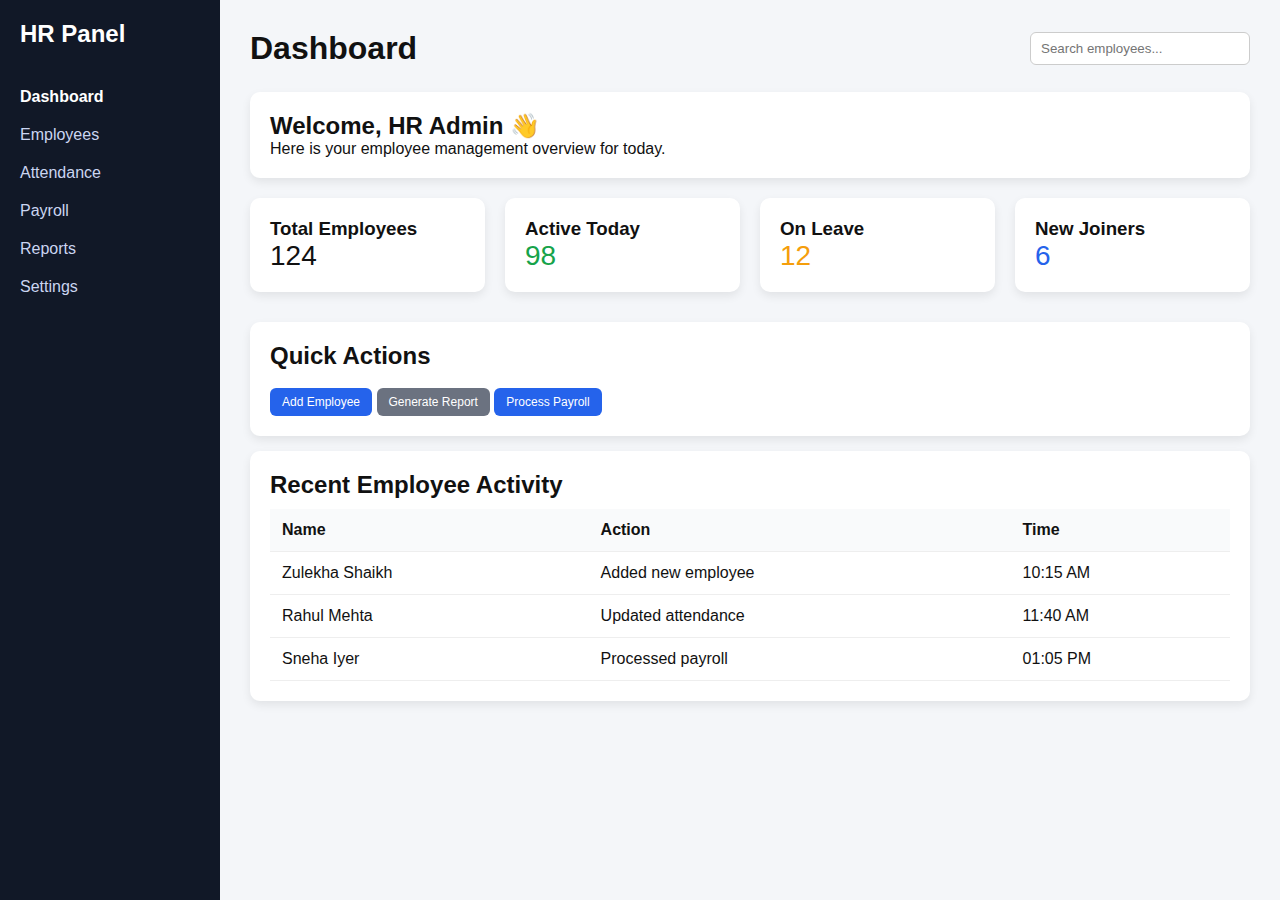
<file: index.html>
<!DOCTYPE html>
<html>
<head>
<title>Dashboard</title>
<link rel="stylesheet" href="style.css">
</head>

<body>

<div class="sidebar">
  <h2>HR Panel</h2>
  <a href="index.html" class="active-link">Dashboard</a>
  <a href="employees.html">Employees</a>
  <a href="attendance.html">Attendance</a>
  <a href="payroll.html">Payroll</a>
  <a href="reports.html">Reports</a>
  <a href="settings.html">Settings</a>
</div>

<div class="main">

<!-- Header Row -->
<div class="header">
  <h1>Dashboard</h1>
  <input class="search" placeholder="Search employees...">
</div>

<!-- Welcome Banner -->
<div class="card" style="margin-bottom:20px;">
  <h2>Welcome, HR Admin 👋</h2>
  <p>Here is your employee management overview for today.</p>
</div>

<!-- Stats Cards -->
<div class="cards">

  <div class="card">
    <h3>Total Employees</h3>
    <p style="font-size:28px;">124</p>
  </div>

  <div class="card">
    <h3>Active Today</h3>
    <p style="font-size:28px; color:#16a34a;">98</p>
  </div>

  <div class="card">
    <h3>On Leave</h3>
    <p style="font-size:28px; color:#f59e0b;">12</p>
  </div>

  <div class="card">
    <h3>New Joiners</h3>
    <p style="font-size:28px; color:#2563eb;">6</p>
  </div>

</div>

<!-- Quick Actions -->
<div class="table-box">
<h2>Quick Actions</h2>
<br>

<button class="btn view">Add Employee</button>
<button class="btn edit">Generate Report</button>
<button class="btn view">Process Payroll</button>

</div>

<!-- Recent Activity -->
<div class="table-box">
<h2 style="margin-bottom:10px;">Recent Employee Activity</h2>

<table>
<tr>
  <th>Name</th>
  <th>Action</th>
  <th>Time</th>
</tr>

<tr>
  <td>Zulekha Shaikh</td>
  <td>Added new employee</td>
  <td>10:15 AM</td>
</tr>

<tr>
  <td>Rahul Mehta</td>
  <td>Updated attendance</td>
  <td>11:40 AM</td>
</tr>

<tr>
  <td>Sneha Iyer</td>
  <td>Processed payroll</td>
  <td>01:05 PM</td>
</tr>

</table>
</div>

</div>

</body>
</html>
</file>
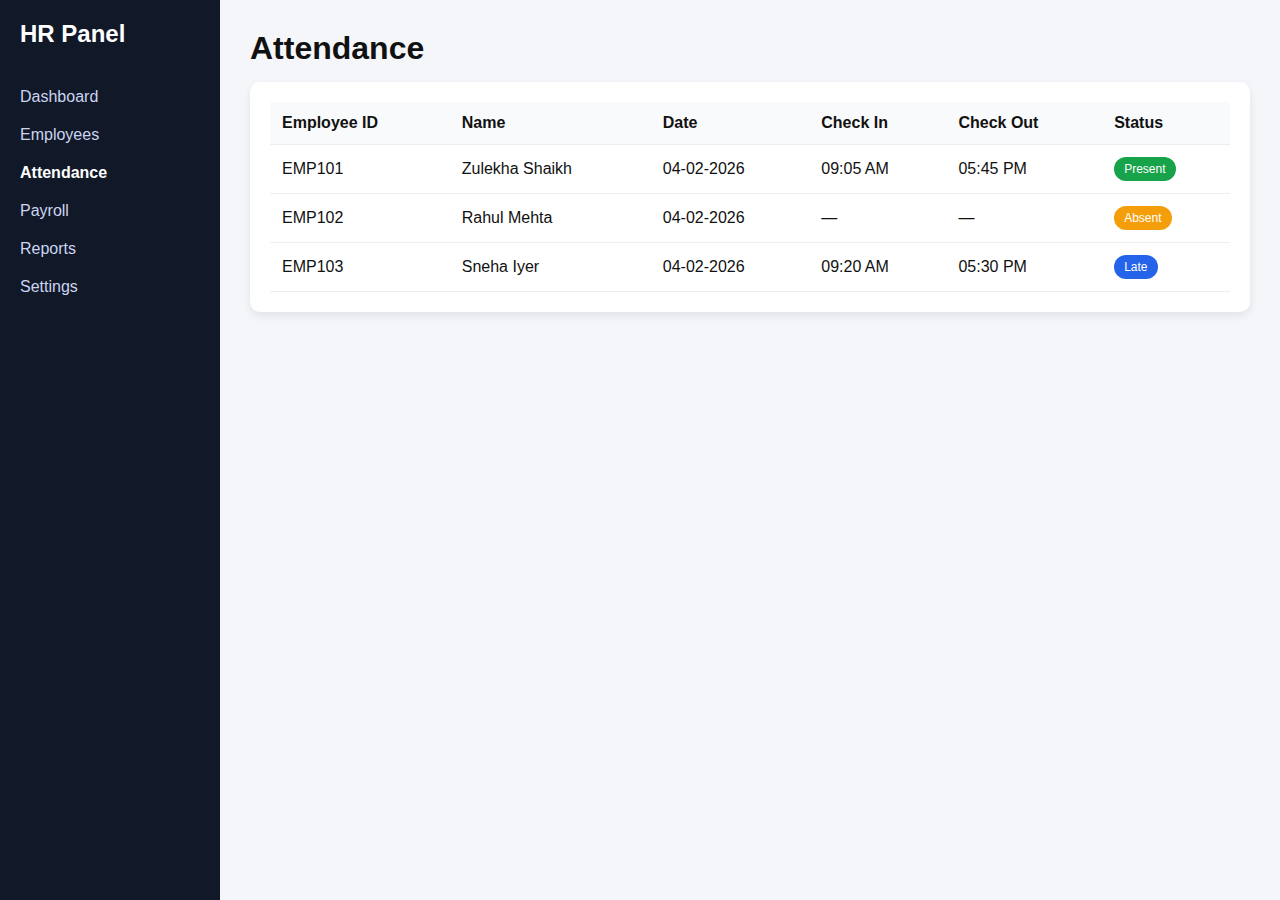
<file: attendance.html>
<!DOCTYPE html>
<html>
<head>
<title>Attendance</title>
<link rel="stylesheet" href="style.css">
</head>

<body>

<div class="sidebar">
  <h2>HR Panel</h2>
  <a href="index.html">Dashboard</a>
  <a href="employees.html">Employees</a>
  <a href="attendance.html" class="active-link">Attendance</a>
  <a href="payroll.html">Payroll</a>
  <a href="reports.html">Reports</a>
  <a href="settings.html">Settings</a>
</div>

<div class="main">

<h1>Attendance</h1>

<div class="table-box">
<table>
<tr>
  <th>Employee ID</th>
  <th>Name</th>
  <th>Date</th>
  <th>Check In</th>
  <th>Check Out</th>
  <th>Status</th>
</tr>

<tr>
  <td>EMP101</td>
  <td>Zulekha Shaikh</td>
  <td>04-02-2026</td>
  <td>09:05 AM</td>
  <td>05:45 PM</td>
  <td><span class="badge active">Present</span></td>
</tr>

<tr>
  <td>EMP102</td>
  <td>Rahul Mehta</td>
  <td>04-02-2026</td>
  <td>—</td>
  <td>—</td>
  <td><span class="badge leave">Absent</span></td>
</tr>

<tr>
  <td>EMP103</td>
  <td>Sneha Iyer</td>
  <td>04-02-2026</td>
  <td>09:20 AM</td>
  <td>05:30 PM</td>
  <td><span class="badge new">Late</span></td>
</tr>

</table>
</div>

</div>

</body>
</html>
</file>
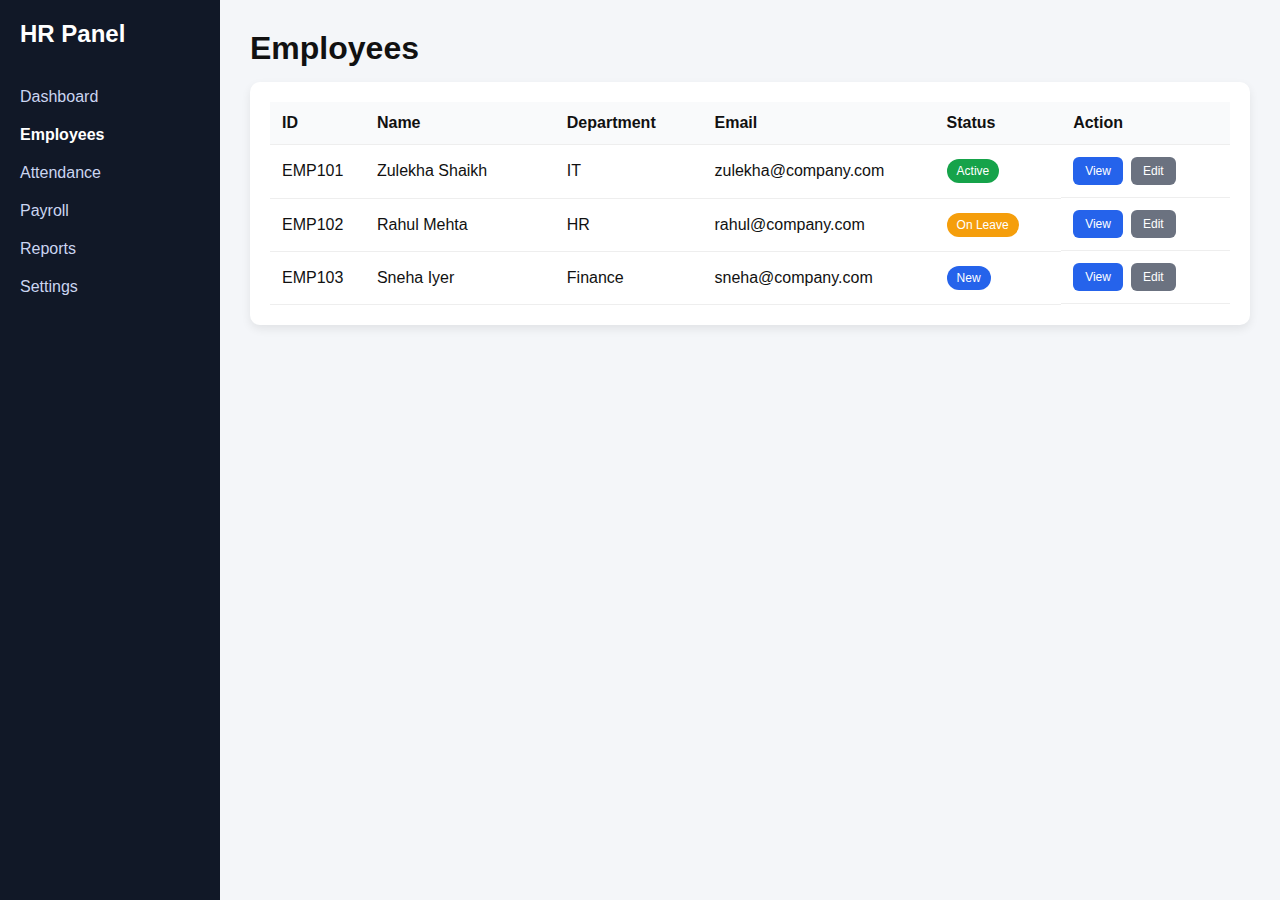
<file: employees.html>
<!DOCTYPE html>
<html>
<head>
<title>Employees</title>
<link rel="stylesheet" href="style.css">
</head>

<body>

<div class="sidebar">
  <h2>HR Panel</h2>
  <a href="index.html">Dashboard</a>
  <a href="employees.html" class="active-link">Employees</a>
  <a href="attendance.html">Attendance</a>
  <a href="payroll.html">Payroll</a>
  <a href="reports.html">Reports</a>
  <a href="settings.html">Settings</a>
</div>

<div class="main">

<h1>Employees</h1>

<div class="table-box">

<table class="emp-table">

<thead>
<tr>
  <th>ID</th>
  <th>Name</th>
  <th>Department</th>
  <th>Email</th>
  <th>Status</th>
  <th>Action</th>
</tr>
</thead>

<tbody>

<tr>
  <td>EMP101</td>
  <td>Zulekha Shaikh</td>
  <td>IT</td>
  <td>zulekha@company.com</td>
  <td><span class="badge active">Active</span></td>
  <td class="actions">
    <button class="btn view">View</button>
    <button class="btn edit">Edit</button>
  </td>
</tr>

<tr>
  <td>EMP102</td>
  <td>Rahul Mehta</td>
  <td>HR</td>
  <td>rahul@company.com</td>
  <td><span class="badge leave">On Leave</span></td>
  <td class="actions">
    <button class="btn view">View</button>
    <button class="btn edit">Edit</button>
  </td>
</tr>

<tr>
  <td>EMP103</td>
  <td>Sneha Iyer</td>
  <td>Finance</td>
  <td>sneha@company.com</td>
  <td><span class="badge new">New</span></td>
  <td class="actions">
    <button class="btn view">View</button>
    <button class="btn edit">Edit</button>
  </td>
</tr>

</tbody>
</table>

</div>
</div>


</body>
</html>
</file>
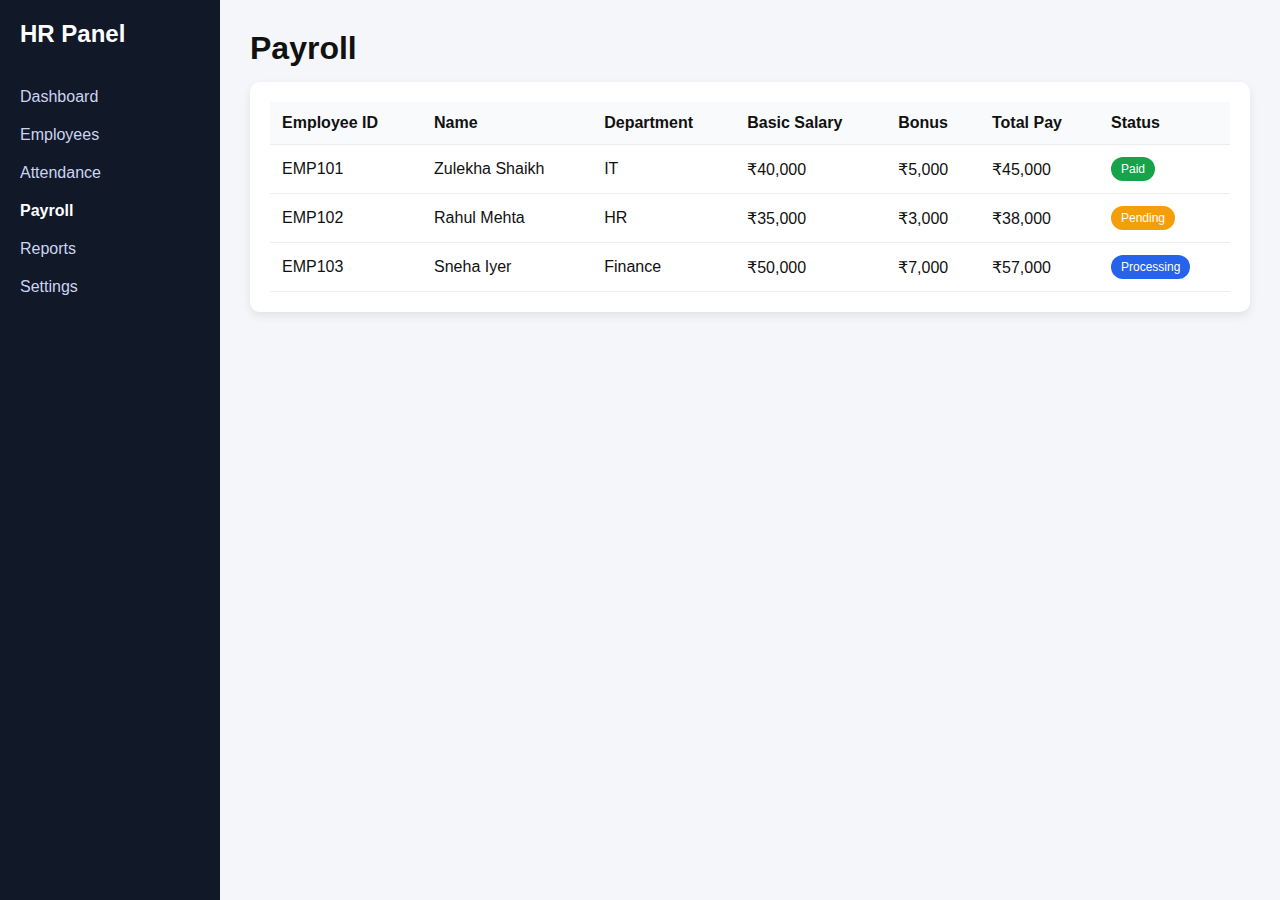
<file: payroll.html>
<!DOCTYPE html>
<html>
<head>
<title>Payroll</title>
<link rel="stylesheet" href="style.css">
</head>

<body>

<div class="sidebar">
  <h2>HR Panel</h2>
  <a href="index.html">Dashboard</a>
  <a href="employees.html">Employees</a>
  <a href="attendance.html">Attendance</a>
  <a href="payroll.html" class="active-link">Payroll</a>
  <a href="reports.html">Reports</a>
  <a href="settings.html">Settings</a>
</div>

<div class="main">

<h1>Payroll</h1>

<div class="table-box">
<table>
<tr>
  <th>Employee ID</th>
  <th>Name</th>
  <th>Department</th>
  <th>Basic Salary</th>
  <th>Bonus</th>
  <th>Total Pay</th>
  <th>Status</th>
</tr>

<tr>
  <td>EMP101</td>
  <td>Zulekha Shaikh</td>
  <td>IT</td>
  <td>₹40,000</td>
  <td>₹5,000</td>
  <td>₹45,000</td>
  <td><span class="badge active">Paid</span></td>
</tr>

<tr>
  <td>EMP102</td>
  <td>Rahul Mehta</td>
  <td>HR</td>
  <td>₹35,000</td>
  <td>₹3,000</td>
  <td>₹38,000</td>
  <td><span class="badge leave">Pending</span></td>
</tr>

<tr>
  <td>EMP103</td>
  <td>Sneha Iyer</td>
  <td>Finance</td>
  <td>₹50,000</td>
  <td>₹7,000</td>
  <td>₹57,000</td>
  <td><span class="badge new">Processing</span></td>
</tr>

</table>
</div>

</div>

</body>
</html>
</file>
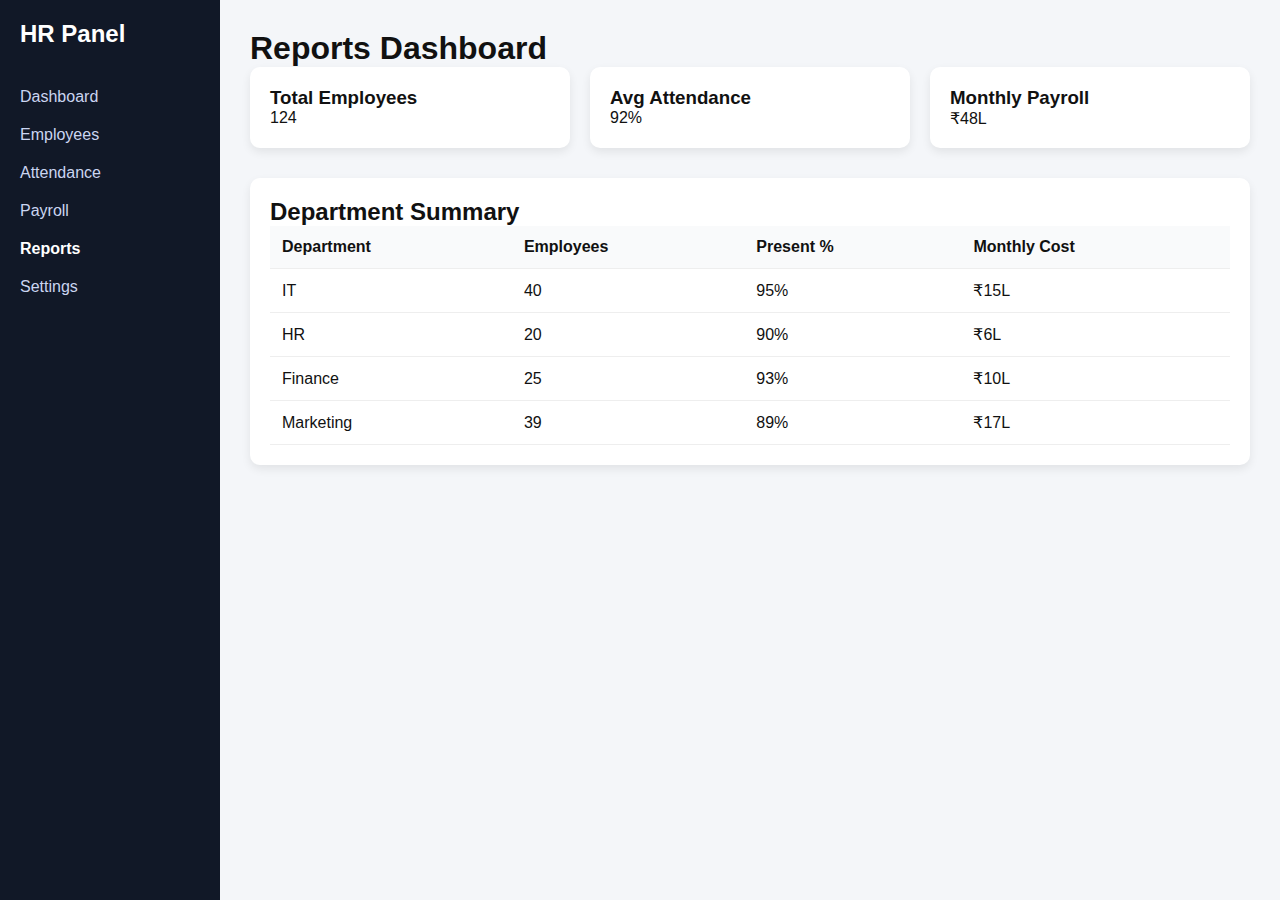
<file: reports.html>
<!DOCTYPE html>
<html>
<head>
<title>Reports</title>
<link rel="stylesheet" href="style.css">
</head>

<body>

<div class="sidebar">
  <h2>HR Panel</h2>
  <a href="index.html">Dashboard</a>
  <a href="employees.html">Employees</a>
  <a href="attendance.html">Attendance</a>
  <a href="payroll.html">Payroll</a>
  <a href="reports.html" class="active-link">Reports</a>
  <a href="settings.html">Settings</a>
</div>

<div class="main">

<h1>Reports Dashboard</h1>

<!-- Summary Cards -->
<div class="cards">
  <div class="card">
    <h3>Total Employees</h3>
    <p>124</p>
  </div>

  <div class="card">
    <h3>Avg Attendance</h3>
    <p>92%</p>
  </div>

  <div class="card">
    <h3>Monthly Payroll</h3>
    <p>₹48L</p>
  </div>
</div>

<!-- Report Table -->
<div class="table-box">
<h2>Department Summary</h2>

<table>
<tr>
  <th>Department</th>
  <th>Employees</th>
  <th>Present %</th>
  <th>Monthly Cost</th>
</tr>

<tr>
  <td>IT</td>
  <td>40</td>
  <td>95%</td>
  <td>₹15L</td>
</tr>

<tr>
  <td>HR</td>
  <td>20</td>
  <td>90%</td>
  <td>₹6L</td>
</tr>

<tr>
  <td>Finance</td>
  <td>25</td>
  <td>93%</td>
  <td>₹10L</td>
</tr>

<tr>
  <td>Marketing</td>
  <td>39</td>
  <td>89%</td>
  <td>₹17L</td>
</tr>

</table>
</div>

</div>

</body>
</html>
</file>
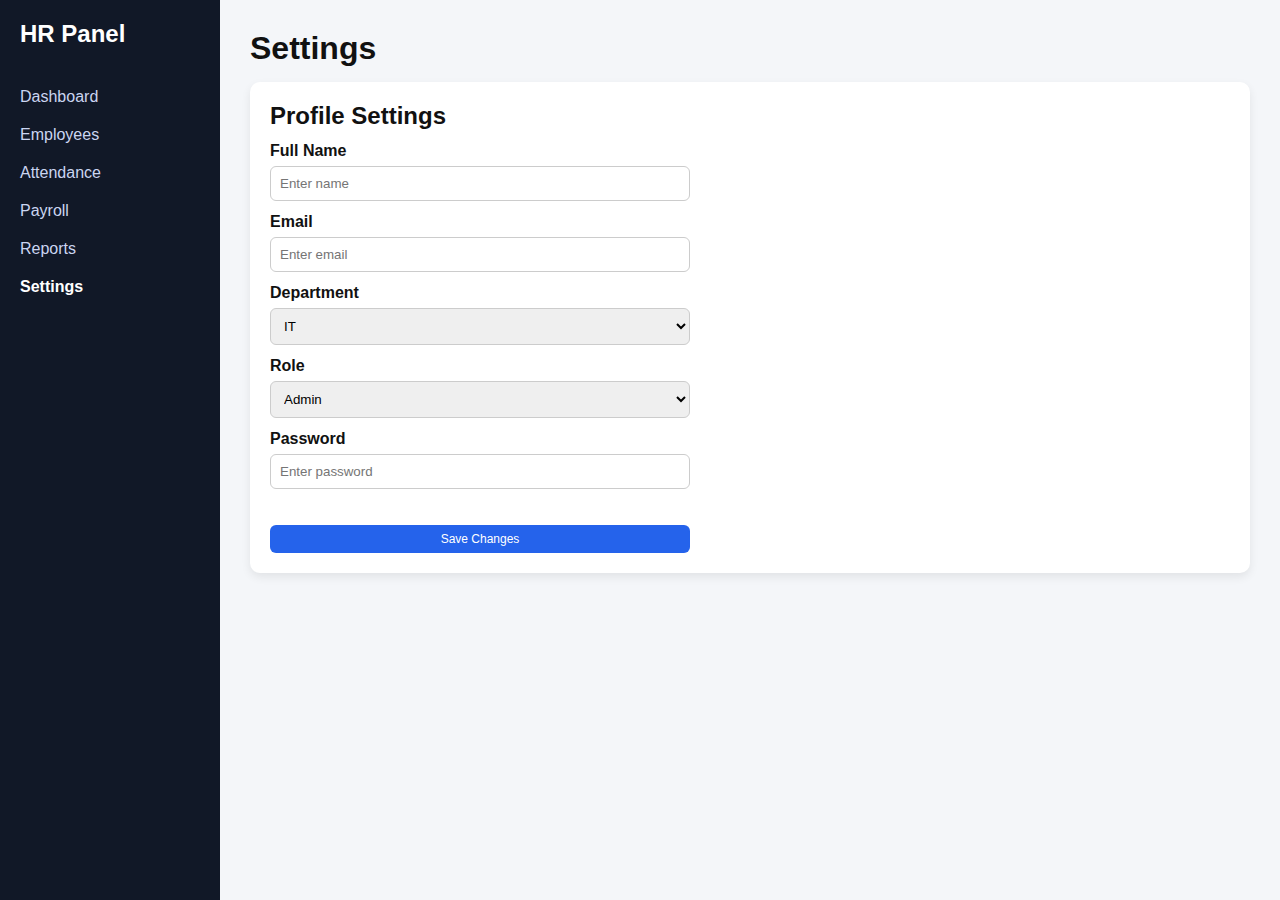
<file: settings.html>
<!DOCTYPE html>
<html>
<head>
<title>Settings</title>
<link rel="stylesheet" href="style.css">
</head>

<body>

<div class="sidebar">
  <h2>HR Panel</h2>
  <a href="index.html">Dashboard</a>
  <a href="employees.html">Employees</a>
  <a href="attendance.html">Attendance</a>
  <a href="payroll.html">Payroll</a>
  <a href="reports.html">Reports</a>
  <a href="settings.html" class="active-link">Settings</a>
</div>

<div class="main">

<h1>Settings</h1>

<div class="table-box">
<h2>Profile Settings</h2>

<form class="settings-form">

<label>Full Name</label>
<input type="text" placeholder="Enter name">

<label>Email</label>
<input type="email" placeholder="Enter email">

<label>Department</label>
<select>
  <option>IT</option>
  <option>HR</option>
  <option>Finance</option>
  <option>Marketing</option>
</select>

<label>Role</label>
<select>
  <option>Admin</option>
  <option>Manager</option>
  <option>Staff</option>
</select>

<label>Password</label>
<input type="password" placeholder="Enter password">

<br><br>
<button class="btn view">Save Changes</button>

</form>
</div>

</div>

</body>
</html>
</file>
<file: style.css>
/* ===== Reset ===== */
* {
  margin: 0;
  padding: 0;
  box-sizing: border-box;
  font-family: Arial, sans-serif;
}

body {
  display: flex;
  background: #f4f6f9;
  color: #111;
}

/* ===== Sidebar ===== */
.sidebar {
  width: 220px;
  height: 100vh;
  background: #111827;
  color: white;
  padding: 20px;
  position: sticky;
  top: 0;
}

.sidebar h2 {
  margin-bottom: 30px;
}

.sidebar a {
  display: block;
  color: #cbd5f1;
  text-decoration: none;
  padding: 10px 0;
  transition: 0.2s;
}

.sidebar a:hover {
  color: white;
  padding-left: 6px;
}

.active-link {
  color: white !important;
  font-weight: bold;
}

/* ===== Main Area ===== */
.main {
  flex: 1;
  padding: 30px;
}

/* ===== Header ===== */
.header {
  display: flex;
  justify-content: space-between;
  align-items: center;
  margin-bottom: 25px;
}

.search {
  padding: 8px 10px;
  border: 1px solid #ccc;
  border-radius: 6px;
  width: 220px;
}

/* ===== Cards ===== */
.cards {
  display: flex;
  gap: 20px;
  margin-bottom: 30px;
  flex-wrap: wrap;
}

.card {
  background: white;
  padding: 20px;
  border-radius: 10px;
  flex: 1;
  min-width: 200px;
  box-shadow: 0 4px 10px rgba(0,0,0,0.08);
  transition: 0.2s;
}

.card:hover {
  transform: translateY(-3px);
}

/* ===== Table Container ===== */
.table-box {
  background: white;
  padding: 20px;
  border-radius: 10px;
  box-shadow: 0 4px 10px rgba(0,0,0,0.08);
  margin-top: 15px;
}

/* ===== Tables ===== */
table {
  width: 100%;
  border-collapse: collapse;
}

th, td {
  padding: 12px;
  border-bottom: 1px solid #eee;
  text-align: left;
}

th {
  background: #f9fafb;
  font-weight: bold;
}

/* Row hover */
tbody tr:hover {
  background: #f3f4f6;
}

/* ===== Employee Table Alignment ===== */
.emp-table {
  width: 100%;
  table-layout: fixed;
}

.emp-table td {
  vertical-align: middle;
  word-wrap: break-word;
}

.emp-table th:nth-child(1) { width: 90px; }
.emp-table th:nth-child(2) { width: 180px; }
.emp-table th:nth-child(3) { width: 140px; }
.emp-table th:nth-child(4) { width: 220px; }
.emp-table th:nth-child(5) { width: 120px; }
.emp-table th:nth-child(6) { width: 160px; }

/* ===== Badges ===== */
.badge {
  padding: 5px 10px;
  border-radius: 999px;
  font-size: 12px;
  color: white;
  display: inline-block;
}

.active { background: #16a34a; }
.leave { background: #f59e0b; }
.new { background: #2563eb; }

/* ===== Buttons ===== */
.btn {
  padding: 7px 12px;
  border: none;
  border-radius: 6px;
  color: white;
  cursor: pointer;
  font-size: 12px;
  transition: 0.2s;
}

.view { background: #2563eb; }
.edit { background: #6b7280; }

.btn:hover {
  opacity: 0.85;
}

/* Action buttons group */
.actions {
  display: flex;
  gap: 8px;
}

/* ===== Settings Form ===== */
.settings-form {
  display: flex;
  flex-direction: column;
  max-width: 420px;
}

.settings-form label {
  margin-top: 12px;
  font-weight: bold;
}

.settings-form input,
.settings-form select {
  padding: 9px;
  margin-top: 6px;
  border: 1px solid #ccc;
  border-radius: 6px;
}

/* ===== Responsive ===== */
@media (max-width: 900px) {
  .sidebar {
    width: 180px;
  }

  .cards {
    flex-direction: column;
  }

  .header {
    flex-direction: column;
    gap: 10px;
    align-items: flex-start;
  }

  .search {
    width: 100%;
  }
}
</file>
